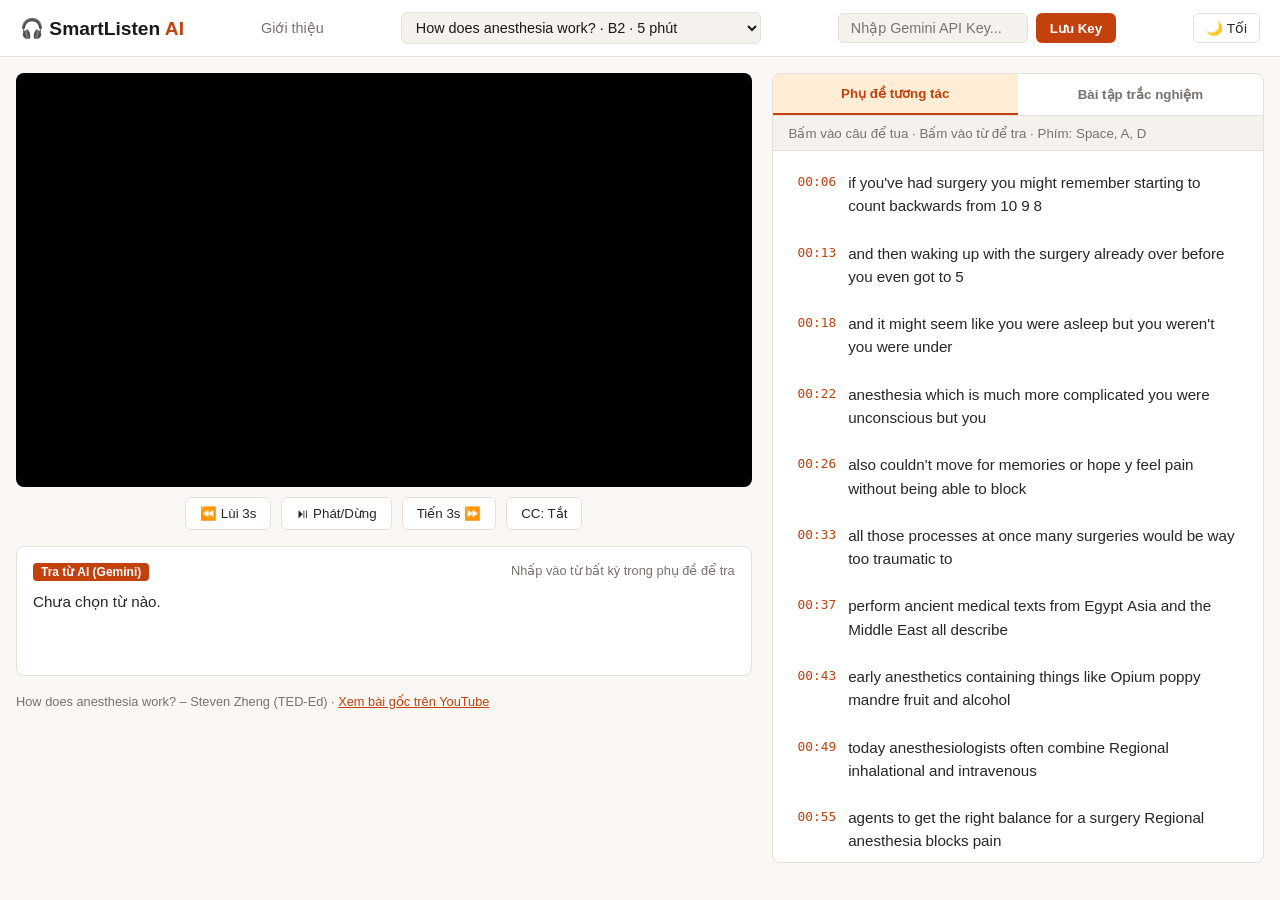
<file: index.html>
<!DOCTYPE html>
<html lang="vi">
<head>
  <meta charset="UTF-8">
  <meta name="viewport" content="width=device-width, initial-scale=1.0">
  <title>SmartListen AI - Luyện nghe TED Talks</title>
  <link rel="stylesheet" href="theme.css">
  <link rel="stylesheet" href="listen.css">
  <script src="theme.js"></script>
</head>
<body>
  <header class="app-header">
    <div class="logo">🎧 SmartListen <span>AI</span></div>
    <a class="nav-link" href="gioi-thieu.html">Giới thiệu</a>
    <select id="talkSelect" class="talk-select" aria-label="Chọn bài nghe"></select>
    <div class="api-box">
      <input type="password" id="apiKeyInput" placeholder="Nhập Gemini API Key...">
      <button id="saveKeyBtn">Lưu Key</button>
    </div>
    <button id="themeToggle" class="theme-btn" type="button" aria-label="Đổi giao diện sáng/tối"></button>
  </header>
  <main class="main-container">
    <section class="player-column">
      <div class="video-sticky-wrapper">
        <div class="video-wrapper"><div id="player"></div></div>
        <div class="playback-controls">
          <button id="btnBack">⏪ Lùi 3s</button>
          <button id="btnPlayPause">⏯ Phát/Dừng</button>
          <button id="btnNext">Tiến 3s ⏩</button>
          <button id="btnCC" title="Bật/tắt phụ đề của YouTube">CC: Tắt</button>
        </div>
      </div>
      <div class="vocab-card" id="vocabCard">
        <div class="vocab-header">
          <span class="badge">Tra từ AI (Gemini)</span>
          <span class="vocab-hint">Nhấp vào từ bất kỳ trong phụ đề để tra</span>
        </div>
        <div class="vocab-body" id="vocabContent">Chưa chọn từ nào.</div>
      </div>
      <p class="talk-meta" id="talkMeta"></p>
    </section>
    <section class="content-column">
      <div class="tab-buttons">
        <button class="tab-btn active" id="tabTranscriptBtn">Phụ đề tương tác</button>
        <button class="tab-btn" id="tabQuizBtn">Bài tập trắc nghiệm</button>
      </div>
      <div class="tab-panel active" id="transcriptPanel">
        <div class="panel-tools"><small>Bấm vào câu để tua · Bấm vào từ để tra · Phím: Space, A, D</small></div>
        <div class="transcript-list" id="transcriptList"></div>
      </div>
      <div class="tab-panel" id="quizPanel">
        <div class="quiz-toolbar">
          <button id="btnGenerateQuiz" class="action-btn">✨ Tạo bài tập trắc nghiệm bằng AI</button>
          <span id="quizLoading" class="loading-indicator hidden">Đang phân tích bài nói và tạo câu hỏi...</span>
        </div>
        <div class="quiz-container" id="quizContent">
          <p class="empty-state">Bấm nút phía trên để Gemini tạo bài tập kiểm tra khả năng nghe hiểu của bạn.</p>
        </div>
      </div>
    </section>
  </main>
  <script src="https://www.youtube.com/iframe_api"></script>
  <script src="listen.js"></script>
</body>
</html>
</file>
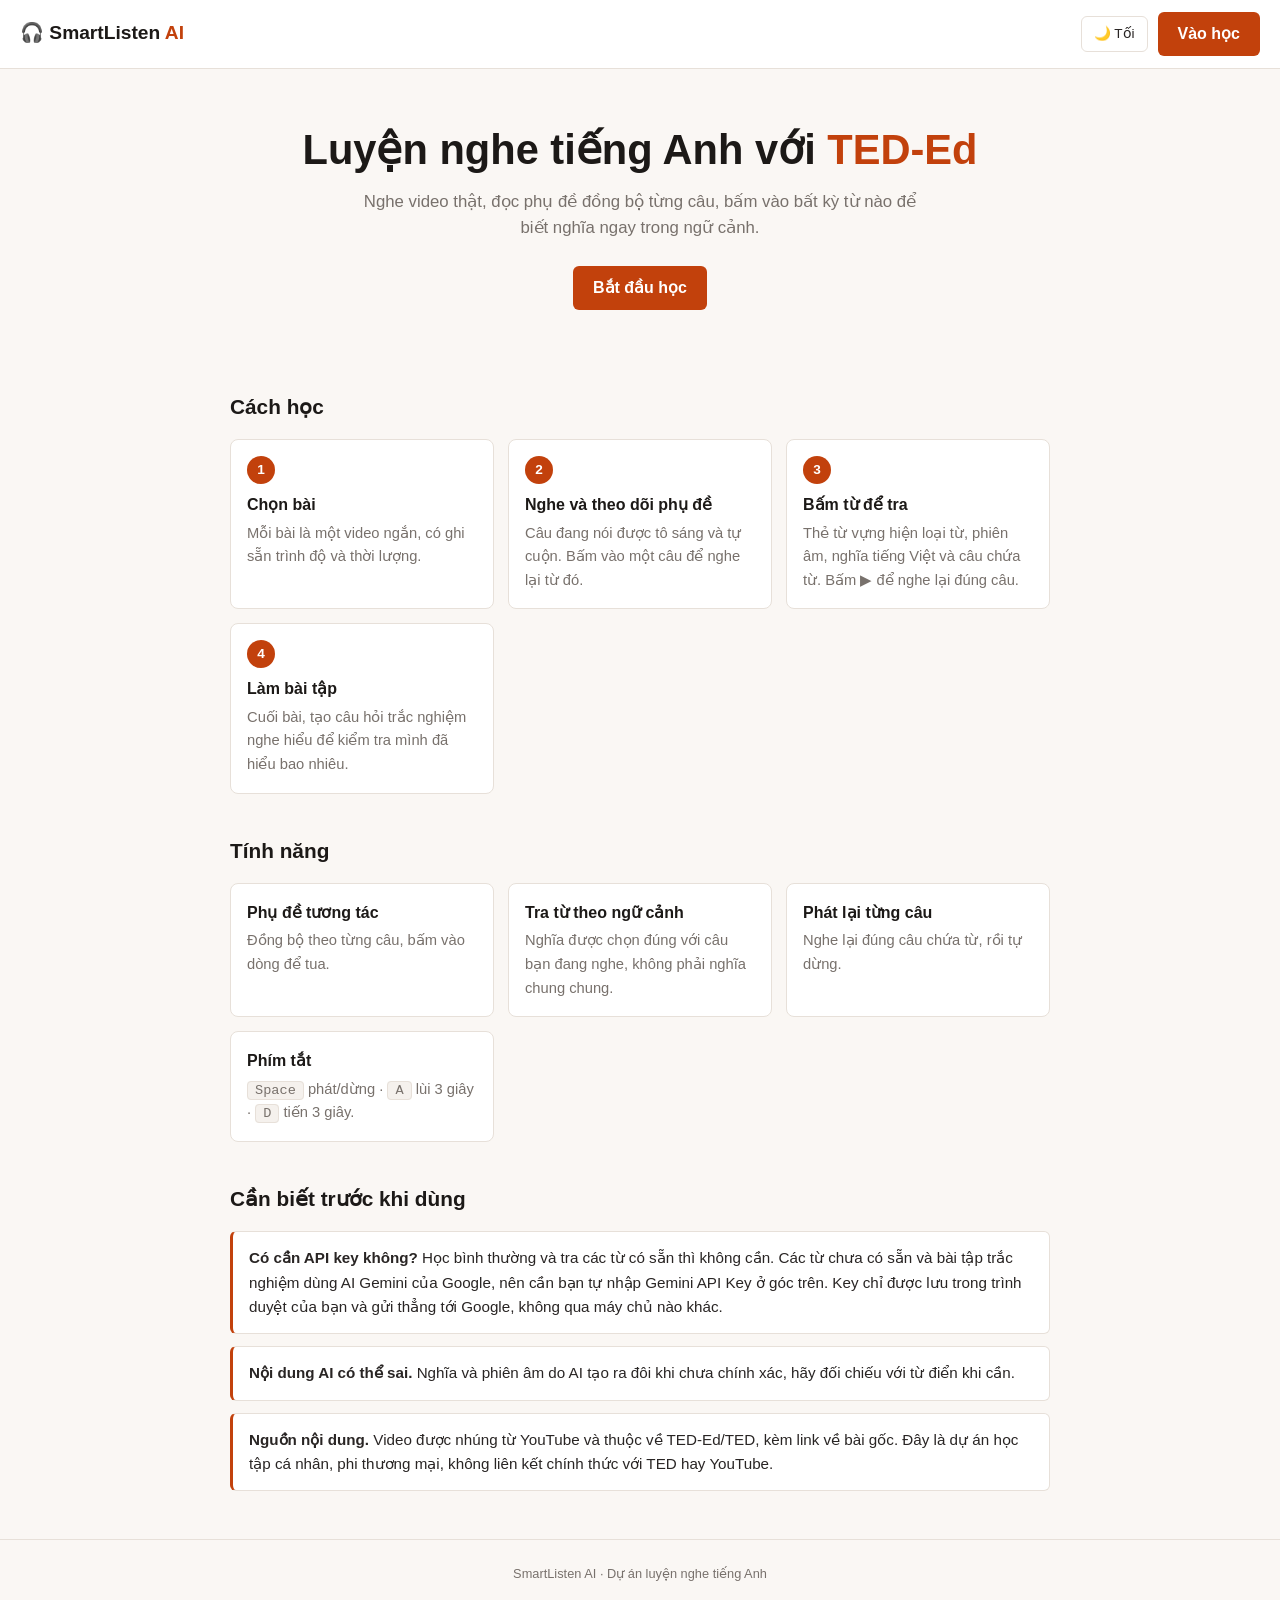
<file: gioi-thieu.html>
<!DOCTYPE html>
<html lang="vi">
<head>
  <meta charset="UTF-8">
  <meta name="viewport" content="width=device-width, initial-scale=1.0">
  <title>Giới thiệu – SmartListen AI</title>
  <style>
    * { box-sizing: border-box; margin: 0; padding: 0; }
    body { font-family: -apple-system, BlinkMacSystemFont, "Segoe UI", Roboto, Helvetica, Arial, sans-serif; background: var(--bg); color: var(--text); line-height: 1.6; }
    header { display: flex; justify-content: space-between; align-items: center; gap: 10px; padding: 12px 20px; background: var(--surface); border-bottom: 1px solid var(--border); }
    .head-right { display: flex; align-items: center; gap: 10px; }
    .logo { font-size: 1.2rem; font-weight: 700; color: var(--strong); text-decoration: none; }
    .logo span { color: var(--accent); }
    .btn { display: inline-block; padding: 9px 20px; background: var(--accent); color: var(--accent-ink); border-radius: 6px; font-weight: 700; text-decoration: none; }
    .btn:hover { opacity: 0.9; }
    main { max-width: 860px; margin: 0 auto; padding: 0 20px 48px; }
    .hero { text-align: center; padding: 56px 0 40px; }
    .hero h1 { font-size: clamp(1.8rem, 5vw, 2.6rem); line-height: 1.2; color: var(--strong); margin-bottom: 14px; }
    .hero h1 span { color: var(--accent); }
    .hero p { color: var(--muted); max-width: 560px; margin: 0 auto 24px; font-size: 1.05rem; }
    h2 { font-size: 1.3rem; color: var(--strong); margin: 40px 0 16px; }
    .grid { display: grid; grid-template-columns: repeat(auto-fit, minmax(230px, 1fr)); gap: 14px; }
    .card { background: var(--surface); border: 1px solid var(--border); border-radius: 8px; padding: 16px; }
    .card b { display: block; color: var(--strong); margin-bottom: 4px; }
    .card p { color: var(--muted); font-size: 0.92rem; }
    .step-num { display: inline-block; width: 28px; height: 28px; line-height: 28px; text-align: center; border-radius: 50%; background: var(--accent); color: var(--accent-ink); font-weight: 700; font-size: 0.85rem; margin-bottom: 8px; }
    .note { background: var(--surface); border: 1px solid var(--border); border-left: 3px solid var(--accent); border-radius: 6px; padding: 14px 16px; color: var(--text); font-size: 0.95rem; }
    .note + .note { margin-top: 12px; }
    kbd { background: var(--surface2); border: 1px solid var(--border); border-radius: 4px; padding: 1px 7px; font-size: 0.85rem; }
    footer { text-align: center; color: var(--muted); font-size: 0.8rem; padding: 24px 20px 40px; border-top: 1px solid var(--border); }
  </style>
  <link rel="stylesheet" href="theme.css">
  <script src="theme.js"></script>
</head>
<body>
  <header>
    <a class="logo" href="index.html">🎧 SmartListen <span>AI</span></a>
    <div class="head-right">
      <button id="themeToggle" class="theme-btn" type="button" aria-label="Đổi giao diện sáng/tối"></button>
      <a class="btn" href="index.html">Vào học</a>
    </div>
  </header>
  <main>
    <section class="hero">
      <h1>Luyện nghe tiếng Anh với <span>TED-Ed</span></h1>
      <p>Nghe video thật, đọc phụ đề đồng bộ từng câu, bấm vào bất kỳ từ nào để biết nghĩa ngay trong ngữ cảnh.</p>
      <a class="btn" href="index.html">Bắt đầu học</a>
    </section>

    <h2>Cách học</h2>
    <div class="grid">
      <div class="card"><span class="step-num">1</span><b>Chọn bài</b><p>Mỗi bài là một video ngắn, có ghi sẵn trình độ và thời lượng.</p></div>
      <div class="card"><span class="step-num">2</span><b>Nghe và theo dõi phụ đề</b><p>Câu đang nói được tô sáng và tự cuộn. Bấm vào một câu để nghe lại từ đó.</p></div>
      <div class="card"><span class="step-num">3</span><b>Bấm từ để tra</b><p>Thẻ từ vựng hiện loại từ, phiên âm, nghĩa tiếng Việt và câu chứa từ. Bấm ▶ để nghe lại đúng câu.</p></div>
      <div class="card"><span class="step-num">4</span><b>Làm bài tập</b><p>Cuối bài, tạo câu hỏi trắc nghiệm nghe hiểu để kiểm tra mình đã hiểu bao nhiêu.</p></div>
    </div>

    <h2>Tính năng</h2>
    <div class="grid">
      <div class="card"><b>Phụ đề tương tác</b><p>Đồng bộ theo từng câu, bấm vào dòng để tua.</p></div>
      <div class="card"><b>Tra từ theo ngữ cảnh</b><p>Nghĩa được chọn đúng với câu bạn đang nghe, không phải nghĩa chung chung.</p></div>
      <div class="card"><b>Phát lại từng câu</b><p>Nghe lại đúng câu chứa từ, rồi tự dừng.</p></div>
      <div class="card"><b>Phím tắt</b><p><kbd>Space</kbd> phát/dừng · <kbd>A</kbd> lùi 3 giây · <kbd>D</kbd> tiến 3 giây.</p></div>
    </div>

    <h2>Cần biết trước khi dùng</h2>
    <div class="note"><b>Có cần API key không?</b> Học bình thường và tra các từ có sẵn thì không cần. Các từ chưa có sẵn và bài tập trắc nghiệm dùng AI Gemini của Google, nên cần bạn tự nhập Gemini API Key ở góc trên. Key chỉ được lưu trong trình duyệt của bạn và gửi thẳng tới Google, không qua máy chủ nào khác.</div>
    <div class="note"><b>Nội dung AI có thể sai.</b> Nghĩa và phiên âm do AI tạo ra đôi khi chưa chính xác, hãy đối chiếu với từ điển khi cần.</div>
    <div class="note"><b>Nguồn nội dung.</b> Video được nhúng từ YouTube và thuộc về TED-Ed/TED, kèm link về bài gốc. Đây là dự án học tập cá nhân, phi thương mại, không liên kết chính thức với TED hay YouTube.</div>
  </main>
  <footer>SmartListen AI · Dự án luyện nghe tiếng Anh</footer>
</body>
</html>
</file>
<file: theme.css>
/* Màu: sáng là mặc định, tối khi <html data-theme="dark"> */
:root {
  --bg: #faf7f4; --surface: #ffffff; --surface2: #f5f1ed; --hover: #f5f1ed; --border: #e7e0d9;
  --text: #292524; --strong: #1c1917; --muted: #78716c; --faint: #a8a29e;
  --accent: #c2410c; --accent-ink: #ffffff; --accent-soft: #ffedd5;
  --ok-bg: #dcfce7; --ok-bd: #16a34a; --bad-bg: #fee2e2; --bad-bd: #dc2626;
  --danger: #dc2626; --warn: #b45309; --shadow: rgba(28, 25, 23, 0.12);
}
:root[data-theme="dark"] {
  --bg: #1c1917; --surface: #292524; --surface2: #171412; --hover: #3a3532; --border: #44403c;
  --text: #e7e5e4; --strong: #fafaf9; --muted: #a8a29e; --faint: #78716c;
  --accent: #fb923c; --accent-ink: #1c1917; --accent-soft: rgba(251, 146, 60, 0.16);
  --ok-bg: #14532d; --ok-bd: #22c55e; --bad-bg: #7f1d1d; --bad-bd: #ef4444;
  --danger: #f87171; --warn: #fbbf24; --shadow: rgba(0, 0, 0, 0.45);
}
.theme-btn {
  padding: 6px 12px; border-radius: 6px; border: 1px solid var(--border);
  background: var(--surface); color: var(--text); font: inherit; font-size: 0.85rem; cursor: pointer; white-space: nowrap;
}
.theme-btn:hover { background: var(--hover); }
</file>
<file: listen.css>
* { box-sizing: border-box; margin: 0; padding: 0; }
body {
  font-family: -apple-system, BlinkMacSystemFont, "Segoe UI", Roboto, Helvetica, Arial, sans-serif;
  background-color: var(--bg); color: var(--text); min-height: 100vh; min-height: 100dvh;
  display: flex; flex-direction: column;
}
button, input, select { font-family: inherit; }
.hidden { display: none !important; }

/* Header */
.app-header {
  display: flex; justify-content: space-between; align-items: center; flex-wrap: wrap; gap: 10px;
  padding: 12px 20px; background-color: var(--surface); border-bottom: 1px solid var(--border);
}
.logo { font-size: 1.2rem; font-weight: 700; color: var(--strong); }
.logo span { color: var(--accent); }
.nav-link { color: var(--muted); font-size: 0.9rem; text-decoration: none; }
.nav-link:hover { color: var(--accent); }
.talk-select {
  flex: 1; min-width: 160px; max-width: 360px; padding: 6px 10px; border-radius: 6px;
  border: 1px solid var(--border); background-color: var(--surface2); color: var(--strong); font-size: 0.9rem;
}
.api-box { display: flex; gap: 8px; }
.api-box input {
  padding: 6px 12px; border-radius: 6px; border: 1px solid var(--border);
  background-color: var(--surface2); color: var(--strong); font-size: 0.9rem; width: 190px;
}
.api-box button, .action-btn {
  padding: 6px 14px; background-color: var(--accent); color: var(--accent-ink); border: none;
  border-radius: 6px; font-weight: 600; cursor: pointer; transition: opacity 0.2s;
}
.api-box button:hover, .action-btn:hover { opacity: 0.9; }
.action-btn:disabled { opacity: 0.5; cursor: wait; }

/* Layout */
.main-container { display: flex; flex: 1; padding: 16px; gap: 20px; max-width: 1400px; margin: 0 auto; width: 100%; }
.player-column { flex: 6; display: flex; flex-direction: column; gap: 16px; min-width: 0; }
.content-column {
  flex: 4; background-color: var(--surface); border-radius: 8px; border: 1px solid var(--border);
  display: flex; flex-direction: column; overflow: hidden;
  height: calc(100vh - 110px); height: calc(100dvh - 110px); min-width: 0;
}

/* Video */
.video-wrapper { position: relative; padding-bottom: 56.25%; height: 0; border-radius: 8px; overflow: hidden; background: #000; }
.video-wrapper iframe, .video-wrapper #player { position: absolute; top: 0; left: 0; width: 100%; height: 100%; }
.playback-controls { display: flex; justify-content: center; gap: 10px; margin-top: 10px; flex-wrap: wrap; }
.playback-controls button {
  background: var(--surface); color: var(--text); border: 1px solid var(--border); padding: 8px 14px; border-radius: 6px; cursor: pointer;
}
.playback-controls button:hover { background: var(--hover); }
.talk-meta { font-size: 0.8rem; color: var(--muted); line-height: 1.5; }
.talk-meta a { color: var(--accent); }

/* Vocab */
.vocab-card { background-color: var(--surface); border-radius: 8px; border: 1px solid var(--border); padding: 16px; min-height: 130px; }
.vocab-header { display: flex; justify-content: space-between; gap: 8px; margin-bottom: 10px; }
.badge { background-color: var(--accent); color: var(--accent-ink); padding: 2px 8px; border-radius: 4px; font-size: 0.75rem; white-space: nowrap; font-weight: 600; }
.vocab-hint { font-size: 0.8rem; color: var(--muted); }
.vocab-body { font-size: 0.95rem; line-height: 1.5; }
.vocab-body .error { color: var(--danger); }

/* Thẻ tra từ */
.vcard { display: flex; flex-direction: column; gap: 10px; }
.vword { font-size: clamp(2rem, 6vw, 2.8rem); font-weight: 800; line-height: 1.1; color: var(--strong); letter-spacing: -0.5px; }
.vrow { display: flex; align-items: center; gap: 10px; flex-wrap: wrap; }
.vpos { border: 1px solid var(--border); border-radius: 999px; padding: 2px 12px; font-size: 0.8rem; font-weight: 700; color: var(--strong); }
.vipa { color: var(--muted); font-size: 1rem; }
.vmean { font-size: 1.25rem; font-weight: 700; color: var(--strong); line-height: 1.35; }
.vex { font-size: 0.85rem; color: var(--muted); font-style: italic; }
.vsent { background: var(--surface2); border: 1px solid var(--border); border-radius: 8px; padding: 12px; font-size: 1rem; font-weight: 600; line-height: 1.5; color: var(--strong); }
.vsent mark { background: var(--accent); color: var(--accent-ink); border-radius: 4px; padding: 1px 4px; }
.vfoot { display: flex; align-items: center; gap: 10px; flex-wrap: wrap; font-size: 0.8rem; color: var(--muted); }
.vplay { background: none; border: none; color: var(--accent); font-weight: 700; font-size: 0.9rem; cursor: pointer; padding: 2px 0; }
.vplay:hover { text-decoration: underline; }

/* Tabs */
.tab-buttons { display: flex; border-bottom: 1px solid var(--border); }
.tab-btn { flex: 1; padding: 12px; background: none; border: none; color: var(--muted); font-weight: 600; cursor: pointer; }
.tab-btn.active { color: var(--accent); border-bottom: 2px solid var(--accent); background-color: var(--accent-soft); }
.tab-panel { display: none; flex: 1; flex-direction: column; overflow: hidden; }
.tab-panel.active { display: flex; }

/* Transcript */
.panel-tools { padding: 8px 16px; background-color: var(--surface2); color: var(--muted); border-bottom: 1px solid var(--border); }
.transcript-list { flex: 1; overflow-y: auto; padding: 12px; display: flex; flex-direction: column; gap: 8px; }
.sub-line { padding: 8px 10px; border-radius: 6px; cursor: pointer; transition: background 0.15s; display: flex; gap: 10px; border-left: 3px solid transparent; }
.sub-line:hover { background-color: var(--hover); }
.sub-line.active { background-color: var(--accent-soft); border-left-color: var(--accent); }
.sub-time { font-size: 0.8rem; color: var(--accent); font-family: monospace; white-space: nowrap; padding-top: 3px; }
.sub-text { font-size: 0.95rem; line-height: 1.4; }
.sub-word { display: inline-block; padding: 1px 2px; border-radius: 3px; }
.sub-word:hover { background-color: var(--accent); color: var(--accent-ink); }

/* Quiz */
.quiz-toolbar { padding: 12px; display: flex; flex-direction: column; gap: 8px; border-bottom: 1px solid var(--border); }
.loading-indicator { font-size: 0.85rem; color: var(--warn); }
.quiz-container { flex: 1; overflow-y: auto; padding: 16px; display: flex; flex-direction: column; gap: 16px; }
.empty-state { color: var(--muted); text-align: center; margin-top: 40px; }
.quiz-item { background: var(--surface2); padding: 14px; border-radius: 6px; border: 1px solid var(--border); }
.quiz-question { font-weight: 600; margin-bottom: 10px; color: var(--strong); }
.quiz-options { display: flex; flex-direction: column; gap: 8px; }
.quiz-option {
  width: 100%; text-align: left; font-size: 0.95rem; color: inherit;
  padding: 8px 12px; background: var(--surface); border: 1px solid var(--border); border-radius: 4px; cursor: pointer;
}
.quiz-option:hover:not(:disabled) { background: var(--hover); }
.quiz-option:disabled { cursor: default; }
.quiz-option.correct { background: var(--ok-bg); border-color: var(--ok-bd); }
.quiz-option.wrong { background: var(--bad-bg); border-color: var(--bad-bd); }
.quiz-score { text-align: center; font-weight: 700; color: var(--accent); padding: 8px; }

/* Mobile */
@media (max-width: 768px) {
  .main-container { flex-direction: column; padding: 0; }
  .video-sticky-wrapper { position: sticky; top: 0; z-index: 100; background-color: var(--bg); box-shadow: 0 4px 6px -1px var(--shadow); padding: 8px; }
  .player-column { gap: 8px; }
  .vocab-card, .talk-meta { margin: 0 8px; }
  .content-column { height: 550px; margin: 8px; }
  .talk-select { max-width: none; order: 3; flex-basis: 100%; }
}
</file>
